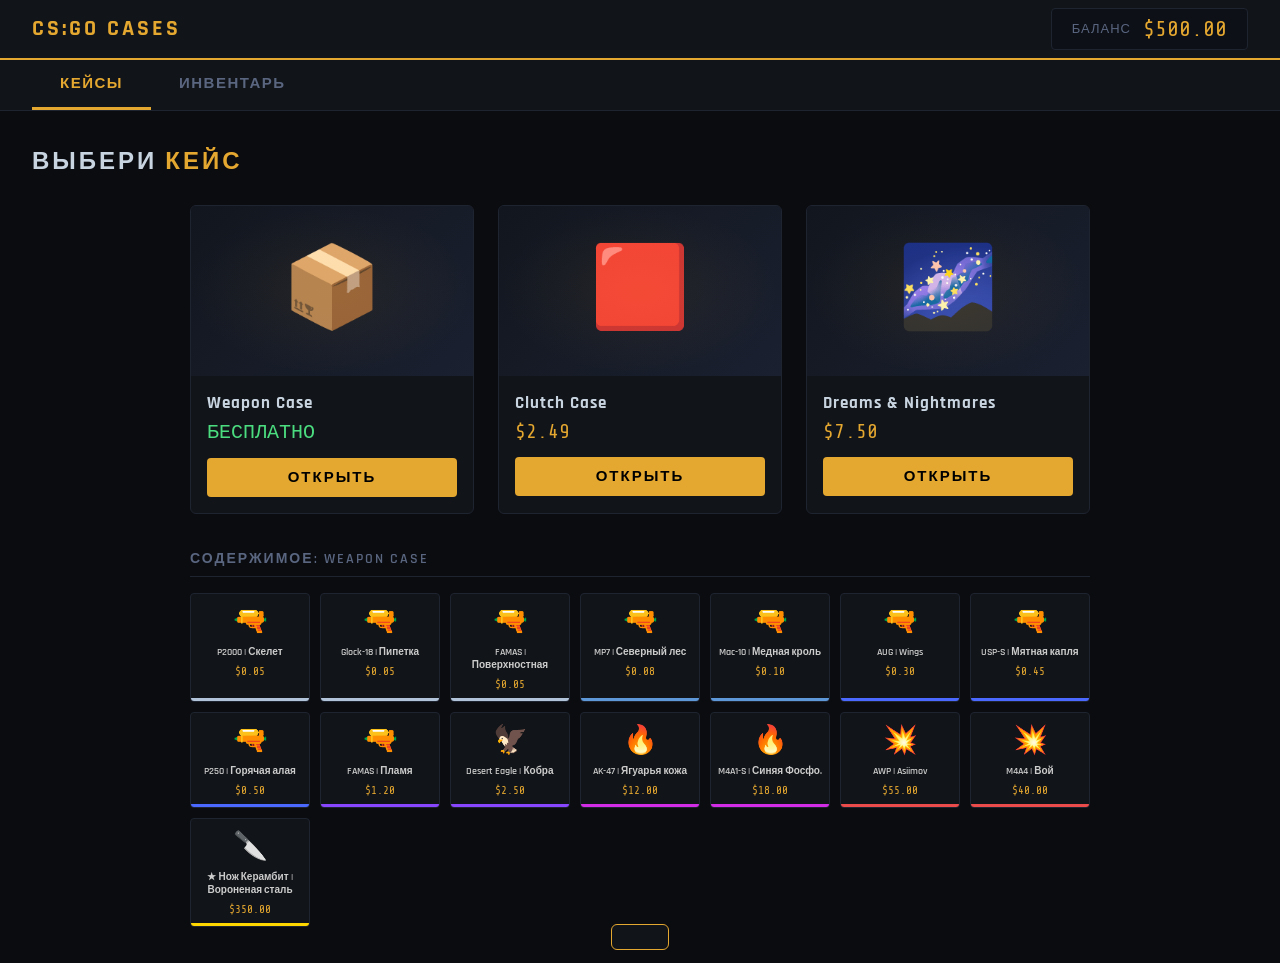
<file: individual/index.html>
<!DOCTYPE html>
<html lang="ru">
<head>
  <meta charset="UTF-8">
  <meta name="viewport" content="width=device-width, initial-scale=1.0">
  <title>CS:GO Case Opener</title>
  <link rel="stylesheet" href="style.css">
</head>
<body>

  <header>
    <div class="logo">CS:GO Cases</div>
    <div class="balance-block">
      <span class="balance-label">БАЛАНС</span>
      <span class="balance-val" id="balance-display">$500.00</span>
    </div>
  </header>

  <nav>
    <div class="tab active" data-tab="cases">Кейсы</div>
    <div class="tab" data-tab="inventory">Инвентарь</div>
  </nav>

  <div id="page-cases" class="page active">
    <p class="page-heading">Выбери <span>кейс</span></p>
    <div class="cases-grid" id="cases-grid"></div>
    <div class="contents-section">
      <p class="contents-title" id="contents-label">Содержимое кейса</p>
      <div class="contents-grid" id="contents-grid"></div>
    </div>
  </div>

  <div id="page-inventory" class="page">
    <div class="inv-header">
      <p class="page-heading" style="margin-bottom:0">Инвентарь <span id="inv-count">(0)</span></p>
      <div style="display:flex;gap:10px;align-items:center;">
        <span class="inv-total" id="inv-worth">Стоимость: $0.00</span>
        <button class="inv-sell-all" id="sell-all-btn">Продать всё</button>
      </div>
    </div>
    <div class="inv-grid" id="inv-grid"></div>
    <p class="empty-msg" id="inv-empty">Инвентарь пуст. Открой кейс!</p>
  </div>

  <div id="roulette-overlay">
    <div class="roulette-box">
      <div class="roulette-title" id="roulette-title">Открытие кейса</div>
      <div class="roulette-track-wrap">
        <div id="roulette-track"></div>
      </div>
      <div id="result-panel">
        <div class="result-skin-icon" id="res-icon"></div>
        <div class="result-name" id="res-name"></div>
        <div class="result-rarity-label" id="res-rarity"></div>
        <div class="result-price" id="res-price"></div>
        <div class="result-actions">
          <button class="btn-keep" id="btn-keep">🎒 Оставить</button>
          <button class="btn-sell" id="btn-sell">💵 Продать</button>
          <button class="btn-reopen" id="btn-reopen">🔄 Открыть еще</button>
        </div>
      </div>
    </div>
  </div>

  <div id="toast"></div>

  <script src="script.js"></script>
</body>
</html>
</file>
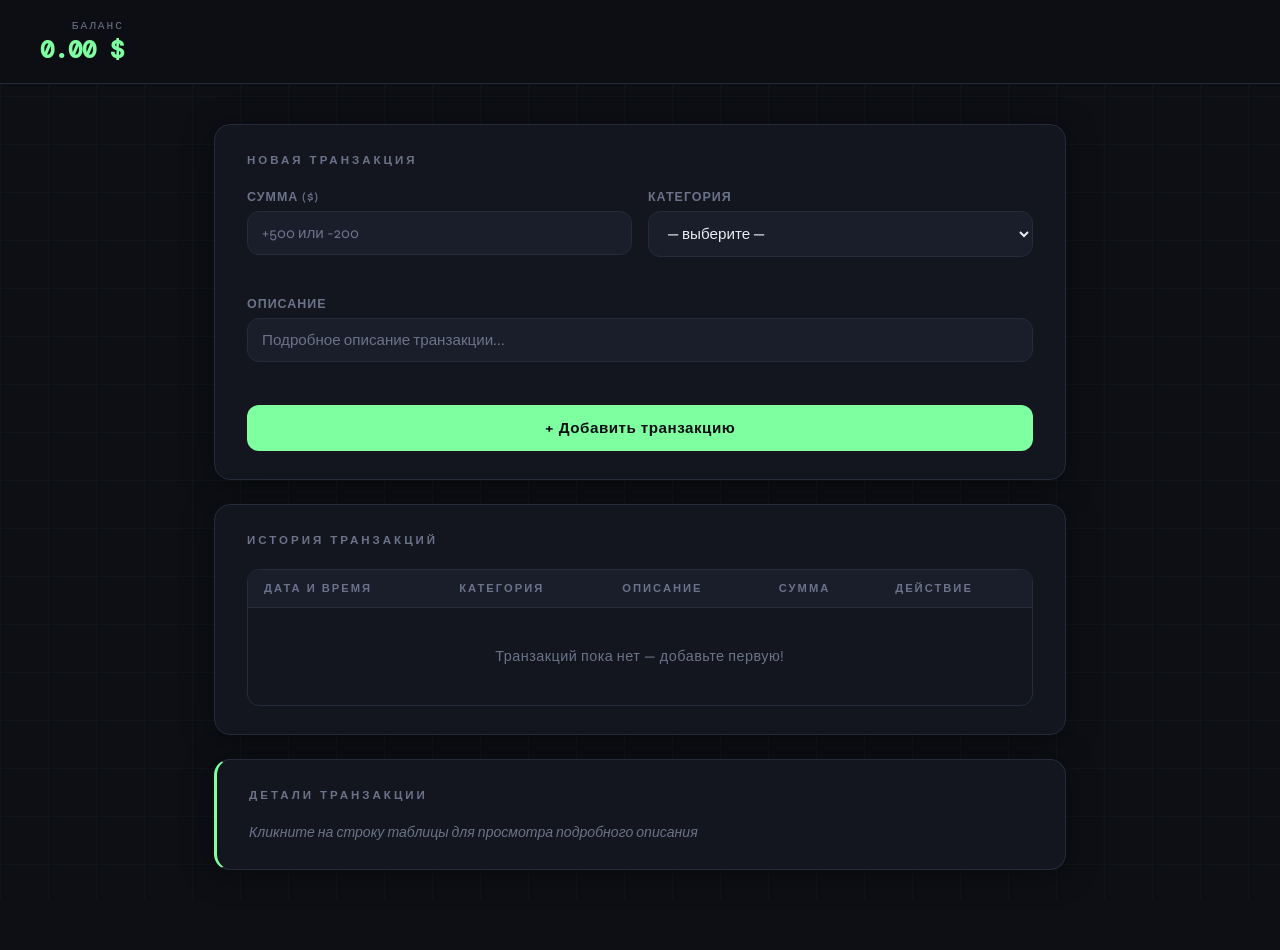
<file: lab5/index.html>
<!DOCTYPE html>
<html lang="ru">
<head>
  <meta charset="UTF-8" />
  <meta name="viewport" content="width=device-width, initial-scale=1.0" />
  <title>Учёт личных финансов</title>
  <link rel="preconnect" href="https://fonts.googleapis.com" />
  <link href="https://fonts.googleapis.com/css2?family=Syne:wght@400;600;700;800&family=DM+Mono:wght@400;500&display=swap" rel="stylesheet" />
  <link rel="stylesheet" href="style.css" />
</head>
<body>

  <div class="bg-grid"></div>

  <header class="header">
    <div class="header-balance">
      <span class="balance-label">Баланс</span>
      <span id="total-display" class="balance-amount">0.00 $</span>
    </div>
  </header>

  <main class="main">

    <!-- Форма добавления транзакции -->
    <section class="card form-card">
      <h2 class="card-title">Новая транзакция</h2>
      <form id="transaction-form" novalidate>
        <div class="form-row">
          <div class="form-group">
            <label for="amount">Сумма ($)</label>
            <input type="number" id="amount" placeholder="+500 или -200" step="0.01" />
            <span class="error-msg" id="amount-error"></span>
          </div>
          <div class="form-group">
            <label for="category">Категория</label>
            <select id="category">
              <option value="">— выберите —</option>
              <option value="Зарплата">💼 Зарплата</option>
              <option value="Еда">🍔 Еда</option>
              <option value="Транспорт">🚌 Транспорт</option>
              <option value="Развлечения">🎮 Развлечения</option>
              <option value="Здоровье">💊 Здоровье</option>
              <option value="Одежда">👗 Одежда</option>
              <option value="ЖКХ">🏠 ЖКХ</option>
              <option value="Прочее">📦 Прочее</option>
            </select>
            <span class="error-msg" id="category-error"></span>
          </div>
        </div>
        <div class="form-group">
          <label for="description">Описание</label>
          <input type="text" id="description" placeholder="Подробное описание транзакции..." />
          <span class="error-msg" id="description-error"></span>
        </div>
        <button type="submit" class="btn-add">+ Добавить транзакцию</button>
      </form>
    </section>

    <!-- Таблица транзакций -->
    <section class="card table-card">
      <h2 class="card-title">История транзакций</h2>
      <div class="table-wrapper">
        <table id="transactions-table">
          <thead>
            <tr>
              <th>Дата и Время</th>
              <th>Категория</th>
              <th>Описание</th>
              <th>Сумма</th>
              <th>Действие</th>
            </tr>
          </thead>
          <tbody id="transactions-body">
            <tr class="empty-row" id="empty-row">
              <td colspan="5">Транзакций пока нет — добавьте первую!</td>
            </tr>
          </tbody>
        </table>
      </div>
    </section>

    <!-- Подробное описание транзакции -->
    <section class="card detail-card" id="detail-card">
      <h2 class="card-title">Детали транзакции</h2>
      <div id="detail-content" class="detail-content">
        <p class="detail-placeholder">Кликните на строку таблицы для просмотра подробного описания</p>
      </div>
    </section>

  </main>

  <script type="module" src="src/index.js"></script>
</body>
</html>
</file>
<file: individual/style.css>
@import url('https://fonts.googleapis.com/css2?family=Rajdhani:wght@400;600;700&family=Share+Tech+Mono&display=swap');

:root {
  --bg: #0a0c10;
  --panel: #111418;
  --border: #1e2430;
  --gold: #e4a730;
  --gold2: #c8871a;
  --red: #e84343;
  --blue: #4b9fe6;
  --green: #4bdc7f;
  --text: #c8d4e0;
  --muted: #5a6680;
  --covert: #eb4b4b;
  --classified: #d32ce6;
  --restricted: #8847ff;
  --milspec: #4b69ff;
  --industrial: #5e98d9;
  --consumer: #b0c3d9;
  --gold-rare: #ffd700;
}

* { box-sizing: border-box; margin: 0; padding: 0; }

body {
  background: var(--bg);
  color: var(--text);
  font-family: 'Rajdhani', sans-serif;
  min-height: 100vh;
  overflow-x: hidden;
}

/* ---- HEADER ---- */
header {
  background: var(--panel);
  border-bottom: 2px solid var(--gold);
  display: flex;
  align-items: center;
  justify-content: space-between;
  padding: 0 32px;
  height: 60px;
}
.logo {
  font-size: 22px;
  font-weight: 700;
  letter-spacing: 3px;
  color: var(--gold);
  text-transform: uppercase;
}
.balance-block {
  display: flex;
  align-items: center;
  gap: 12px;
  background: #0d1017;
  border: 1px solid var(--border);
  padding: 8px 20px;
  border-radius: 4px;
}
.balance-label { color: var(--muted); font-size: 13px; letter-spacing: 1px; }
.balance-val {
  font-family: 'Share Tech Mono', monospace;
  font-size: 22px;
  color: var(--gold);
  transition: transform 0.15s;
}
.balance-val.bump { transform: scale(1.25); color: var(--green); }

/* ---- TABS ---- */
nav {
  display: flex;
  gap: 0;
  border-bottom: 1px solid var(--border);
  background: var(--panel);
  padding: 0 32px;
}
.tab {
  padding: 14px 28px;
  font-size: 15px;
  font-weight: 600;
  letter-spacing: 1.5px;
  text-transform: uppercase;
  cursor: pointer;
  color: var(--muted);
  border-bottom: 3px solid transparent;
  transition: color .2s, border-color .2s;
  user-select: none;
}
.tab.active { color: var(--gold); border-bottom-color: var(--gold); }
.tab:hover:not(.active) { color: var(--text); }

/* ---- PAGES ---- */
.page { display: none; padding: 36px 32px; }
.page.active { display: block; }

/* ---- CASES GRID ---- */
.cases-grid {
  display: grid;
  grid-template-columns: repeat(3, 1fr);
  gap: 24px;
  max-width: 900px;
  margin: 0 auto;
}
.case-card {
  background: var(--panel);
  border: 1px solid var(--border);
  border-radius: 6px;
  overflow: hidden;
  cursor: pointer;
  transition: transform .2s, border-color .2s, box-shadow .2s;
  position: relative;
}
.case-card:hover {
  transform: translateY(-6px);
  border-color: var(--gold);
  box-shadow: 0 8px 32px rgba(228,167,48,.18);
}
.case-badge {
  position: absolute;
  top: 10px; left: 10px;
  font-size: 11px; font-weight: 700;
  letter-spacing: 1px;
  padding: 3px 8px;
  border-radius: 3px;
  text-transform: uppercase;
}
.badge-free { background: var(--green); color: #000; }
.badge-mid  { background: var(--blue);  color: #fff; }
.badge-high { background: var(--gold);  color: #000; }

.case-img {
  width: 100%;
  height: 170px;
  display: flex;
  align-items: center;
  justify-content: center;
  font-size: 80px;
  background: linear-gradient(135deg, #12161e, #1a2030);
  position: relative;
  overflow: hidden;
}
.case-img::after {
  content: '';
  position: absolute;
  inset: 0;
  background: radial-gradient(ellipse at center, rgba(228,167,48,.07) 0%, transparent 70%);
}

.case-info { padding: 16px; }
.case-name { font-size: 17px; font-weight: 700; letter-spacing: 1px; margin-bottom: 6px; }
.case-price {
  font-family: 'Share Tech Mono', monospace;
  font-size: 20px;
  color: var(--gold);
}
.case-price.free { color: var(--green); }
.case-open-btn {
  display: block;
  width: 100%;
  margin-top: 14px;
  padding: 10px;
  background: var(--gold);
  color: #000;
  font-family: 'Rajdhani', sans-serif;
  font-size: 15px;
  font-weight: 700;
  letter-spacing: 2px;
  text-transform: uppercase;
  border: none;
  border-radius: 4px;
  cursor: pointer;
  transition: background .2s, transform .1s;
}
.case-open-btn:hover { background: var(--gold2); }
.case-open-btn:active { transform: scale(.97); }
.case-open-btn:disabled { background: var(--muted); cursor: not-allowed; }

/* ---- ROULETTE OVERLAY ---- */
#roulette-overlay {
  display: none;
  position: fixed;
  inset: 0;
  background: rgba(0,0,0,.85);
  z-index: 100;
  align-items: center;
  justify-content: center;
  flex-direction: column;
  gap: 24px;
}
#roulette-overlay.show { display: flex; }

.roulette-box {
  width: 720px;
  max-width: 96vw;
  background: var(--panel);
  border: 1px solid var(--border);
  border-radius: 8px;
  overflow: hidden;
  padding-bottom: 24px;
}
.roulette-title {
  text-align: center;
  font-size: 20px;
  font-weight: 700;
  letter-spacing: 3px;
  text-transform: uppercase;
  padding: 18px;
  border-bottom: 1px solid var(--border);
  color: var(--gold);
}

.roulette-track-wrap {
  position: relative;
  height: 130px;
  overflow: hidden;
  border-top: 1px solid var(--border);
  border-bottom: 1px solid var(--border);
  margin: 18px 0;
}
/* centre marker */
.roulette-track-wrap::before,
.roulette-track-wrap::after {
  content: '';
  position: absolute;
  top: 0; bottom: 0;
  width: 3px;
  background: var(--gold);
  left: 50%;
  transform: translateX(-50%);
  z-index: 10;
  box-shadow: 0 0 12px var(--gold);
}
/* fade edges */
.roulette-track-wrap::after {
  content: '';
  width: 100%; height: 100%;
  left: 0; top: 0;
  background: linear-gradient(to right, var(--panel) 0%, transparent 15%, transparent 85%, var(--panel) 100%);
  z-index: 9;
  box-shadow: none;
}

#roulette-track {
  display: flex;
  gap: 6px;
  padding: 10px 6px;
  will-change: transform;
}

.r-item {
  flex-shrink: 0;
  width: 110px;
  height: 110px;
  border-radius: 4px;
  border: 2px solid var(--border);
  display: flex;
  flex-direction: column;
  align-items: center;
  justify-content: center;
  gap: 6px;
  background: #12161e;
  font-size: 32px;
  position: relative;
  overflow: hidden;
}
.r-item .r-label {
  font-size: 10px;
  font-weight: 600;
  letter-spacing: .5px;
  text-align: center;
  color: #fff;
  padding: 0 4px;
  line-height: 1.2;
}
.r-item::after {
  content: '';
  position: absolute;
  bottom: 0; left: 0; right: 0;
  height: 4px;
}
/* rarity colors */
.rarity-consumer   { border-color: var(--consumer);    } .rarity-consumer::after   { background: var(--consumer);    }
.rarity-industrial { border-color: var(--industrial);  } .rarity-industrial::after { background: var(--industrial);  }
.rarity-milspec    { border-color: var(--milspec);     } .rarity-milspec::after    { background: var(--milspec);     }
.rarity-restricted { border-color: var(--restricted);  } .rarity-restricted::after { background: var(--restricted);  }
.rarity-classified { border-color: var(--classified);  } .rarity-classified::after { background: var(--classified);  }
.rarity-covert     { border-color: var(--covert);      } .rarity-covert::after     { background: var(--covert);      }
.rarity-gold       { border-color: var(--gold-rare);   } .rarity-gold::after       { background: var(--gold-rare);   }

/* ---- RESULT PANEL ---- */
#result-panel {
  display: none;
  flex-direction: column;
  align-items: center;
  gap: 14px;
  padding: 0 24px;
}
#result-panel.show { display: flex; }
.result-skin-icon { font-size: 72px; filter: drop-shadow(0 0 18px rgba(255,255,255,.3)); }
.result-name {
  font-size: 22px;
  font-weight: 700;
  letter-spacing: 1px;
  text-align: center;
}
.result-price {
  font-family: 'Share Tech Mono', monospace;
  font-size: 18px;
  color: var(--gold);
}
.result-rarity-label {
  font-size: 13px;
  font-weight: 600;
  letter-spacing: 2px;
  text-transform: uppercase;
  padding: 4px 14px;
  border-radius: 3px;
}
.result-actions { display: flex; gap: 14px; margin-top: 6px; }
.btn-keep {
  padding: 12px 30px;
  background: transparent;
  border: 2px solid var(--blue);
  color: var(--blue);
  font-family: 'Rajdhani', sans-serif;
  font-size: 15px;
  font-weight: 700;
  letter-spacing: 2px;
  text-transform: uppercase;
  border-radius: 4px;
  cursor: pointer;
  transition: background .2s, color .2s;
}
.btn-keep:hover { background: var(--blue); color: #fff; }
.btn-sell {
  padding: 12px 30px;
  background: var(--green);
  border: 2px solid var(--green);
  color: #000;
  font-family: 'Rajdhani', sans-serif;
  font-size: 15px;
  font-weight: 700;
  letter-spacing: 2px;
  text-transform: uppercase;
  border-radius: 4px;
  cursor: pointer;
  transition: background .2s;
}
.btn-sell:hover { background: #36c468; border-color: #36c468; }

.btn-reopen {
  padding: 12px 30px;
  background: transparent;
  border: 2px solid var(--gold);
  color: var(--gold);
  font-family: 'Rajdhani', sans-serif;
  font-size: 15px;
  font-weight: 700;
  letter-spacing: 2px;
  text-transform: uppercase;
  border-radius: 4px;
  cursor: pointer;
  transition: background .2s, color .2s;
}
.btn-reopen:hover { background: var(--gold); color: #000; }

/* ---- INVENTORY ---- */
.inv-grid {
  display: grid;
  grid-template-columns: repeat(auto-fill, minmax(130px, 1fr));
  gap: 14px;
}
.inv-item {
  background: var(--panel);
  border: 1px solid var(--border);
  border-radius: 6px;
  padding: 14px 10px 10px;
  display: flex;
  flex-direction: column;
  align-items: center;
  gap: 8px;
  position: relative;
  cursor: pointer;
  transition: border-color .2s, transform .2s;
}
.inv-item:hover { border-color: var(--gold); transform: translateY(-3px); }
.inv-icon { font-size: 42px; }
.inv-name { font-size: 12px; font-weight: 600; letter-spacing: .5px; text-align: center; line-height: 1.3; }
.inv-price { font-family: 'Share Tech Mono', monospace; font-size: 13px; color: var(--gold); }
.inv-sell-btn {
  width: 100%;
  padding: 6px 0;
  background: transparent;
  border: 1px solid var(--green);
  color: var(--green);
  font-family: 'Rajdhani', sans-serif;
  font-size: 12px;
  font-weight: 700;
  letter-spacing: 1px;
  border-radius: 3px;
  cursor: pointer;
  transition: background .15s, color .15s;
}
.inv-sell-btn:hover { background: var(--green); color: #000; }

.empty-msg {
  color: var(--muted);
  font-size: 16px;
  letter-spacing: 1px;
  text-align: center;
  margin-top: 60px;
}

.inv-header {
  display: flex;
  align-items: center;
  justify-content: space-between;
  margin-bottom: 24px;
}
.inv-total {
  font-family: 'Share Tech Mono', monospace;
  font-size: 15px;
  color: var(--muted);
}
.inv-sell-all {
  padding: 9px 20px;
  background: transparent;
  border: 1px solid var(--gold);
  color: var(--gold);
  font-family: 'Rajdhani', sans-serif;
  font-size: 14px;
  font-weight: 700;
  letter-spacing: 1.5px;
  text-transform: uppercase;
  border-radius: 4px;
  cursor: pointer;
  transition: background .2s, color .2s;
}
.inv-sell-all:hover { background: var(--gold); color: #000; }

/* ---- CASE CONTENTS PANEL ---- */
.contents-section {
  max-width: 900px;
  margin: 36px auto 0;
}
.contents-title {
  font-size: 14px;
  font-weight: 600;
  letter-spacing: 2px;
  text-transform: uppercase;
  color: var(--muted);
  margin-bottom: 16px;
  border-bottom: 1px solid var(--border);
  padding-bottom: 8px;
}
.contents-grid {
  display: grid;
  grid-template-columns: repeat(auto-fill, minmax(110px, 1fr));
  gap: 10px;
}
.content-item {
  background: var(--panel);
  border-radius: 4px;
  border: 1px solid var(--border);
  padding: 10px 6px;
  display: flex;
  flex-direction: column;
  align-items: center;
  gap: 6px;
  font-size: 28px;
  position: relative;
  overflow: hidden;
}
.content-item::after {
  content: '';
  position: absolute;
  bottom: 0; left: 0; right: 0;
  height: 3px;
}
.content-item .ci-name { font-size: 10px; font-weight: 600; text-align: center; line-height: 1.3; color: #ccc; }
.content-item .ci-price { font-family: 'Share Tech Mono', monospace; font-size: 11px; color: var(--gold); }

/* toast */
#toast {
  position: fixed;
  bottom: 30px; left: 50%;
  transform: translateX(-50%) translateY(80px);
  background: var(--panel);
  border: 1px solid var(--gold);
  padding: 12px 28px;
  border-radius: 6px;
  font-size: 15px;
  font-weight: 600;
  letter-spacing: 1px;
  color: var(--gold);
  z-index: 999;
  transition: transform .35s cubic-bezier(.34,1.56,.64,1);
  pointer-events: none;
}
#toast.show { transform: translateX(-50%) translateY(0); }

/* glitter on win */
@keyframes shimmer { 0%,100%{opacity:0;} 50%{opacity:1;} }
.shimmer-particle {
  position: fixed;
  width: 6px; height: 6px;
  border-radius: 50%;
  pointer-events: none;
  animation: shimmer .8s ease forwards;
  z-index: 200;
}

/* roulette spin animation */
@keyframes flashResult {
  0%   { box-shadow: 0 0 0 0 rgba(228,167,48,0); }
  30%  { box-shadow: 0 0 28px 8px rgba(228,167,48,.7); }
  100% { box-shadow: 0 0 0 0 rgba(228,167,48,0); }
}
.r-item.winner { animation: flashResult .8s .2s forwards; }

/* section headings */
.page-heading {
  font-size: 24px;
  font-weight: 700;
  letter-spacing: 3px;
  text-transform: uppercase;
  margin-bottom: 28px;
  color: var(--text);
}
.page-heading span { color: var(--gold); }

.big-congrats-overlay{
  position: fixed;
  inset: 0;
  z-index: 99999;
  display: flex;
  align-items: center;
  justify-content: center;
  text-align: center;
  padding: 24px;
  font-weight: 900;
  letter-spacing: 0.06em;
  text-transform: uppercase;
  font-size: clamp(22px, 4vw, 64px);
  color: #ffd700;
  background: rgba(0,0,0,0.80);
  text-shadow: 0 10px 40px rgba(0,0,0,0.8);
  backdrop-filter: blur(4px);
  animation: bigCongratsIn 220ms ease-out;
}

.big-congrats-overlay.hide{
  opacity: 0;
  transform: scale(0.98);
  transition: opacity 400ms ease, transform 400ms ease;
}

@keyframes bigCongratsIn{
  from{ opacity: 0; transform: scale(0.96); }
  to{ opacity: 1; transform: scale(1); }
}
</file>
<file: lab5/style.css>
/* =============================
   VARIABLES & RESET
   ============================= */
:root {
  --bg: #0d0f14;
  --surface: #13161e;
  --surface2: #1a1e2a;
  --border: #252b3b;
  --text: #e8eaf0;
  --text-muted: #6b738a;
  --accent: #7effa0;
  --accent2: #ff6b8a;
  --positive: #7effa0;
  --negative: #ff6b8a;
  --positive-bg: rgba(126, 255, 160, 0.07);
  --negative-bg: rgba(255, 107, 138, 0.07);
  --font-main: 'Syne', sans-serif;
  --font-mono: 'DM Mono', monospace;
  --radius: 12px;
  --shadow: 0 4px 32px rgba(0,0,0,0.4);
}

*, *::before, *::after { box-sizing: border-box; margin: 0; padding: 0; }

body {
  font-family: var(--font-main);
  background: var(--bg);
  color: var(--text);
  min-height: 100vh;
  overflow-x: hidden;
  position: relative;
}

/* =============================
   BACKGROUND GRID
   ============================= */
.bg-grid {
  position: fixed;
  inset: 0;
  background-image:
    linear-gradient(rgba(126,255,160,0.03) 1px, transparent 1px),
    linear-gradient(90deg, rgba(126,255,160,0.03) 1px, transparent 1px);
  background-size: 48px 48px;
  pointer-events: none;
  z-index: 0;
}

/* =============================
   HEADER
   ============================= */
.header {
  position: sticky;
  top: 0;
  z-index: 100;
  display: flex;
  align-items: center;
  justify-content: space-between;
  padding: 18px 40px;
  background: rgba(13, 15, 20, 0.85);
  backdrop-filter: blur(16px);
  border-bottom: 1px solid var(--border);
}

.logo {
  font-size: 1.5rem;
  font-weight: 800;
  letter-spacing: -1px;
  color: var(--text);
}
.logo-dot { color: var(--accent); }

.header-balance {
  display: flex;
  flex-direction: column;
  align-items: flex-end;
  gap: 2px;
}
.balance-label {
  font-size: 0.7rem;
  text-transform: uppercase;
  letter-spacing: 2px;
  color: var(--text-muted);
  font-family: var(--font-mono);
}
.balance-amount {
  font-size: 1.5rem;
  font-weight: 700;
  font-family: var(--font-mono);
  color: var(--accent);
  transition: color 0.3s, transform 0.2s;
}
.balance-amount.negative { color: var(--accent2); }

/* =============================
   MAIN LAYOUT
   ============================= */
.main {
  position: relative;
  z-index: 1;
  max-width: 900px;
  margin: 0 auto;
  padding: 40px 24px 80px;
  display: flex;
  flex-direction: column;
  gap: 24px;
}

/* =============================
   CARDS
   ============================= */
.card {
  background: var(--surface);
  border: 1px solid var(--border);
  border-radius: 16px;
  padding: 28px 32px;
  box-shadow: var(--shadow);
  animation: fadeUp 0.4s ease both;
}

@keyframes fadeUp {
  from { opacity: 0; transform: translateY(16px); }
  to   { opacity: 1; transform: translateY(0); }
}

.card-title {
  font-size: 0.72rem;
  text-transform: uppercase;
  letter-spacing: 3px;
  color: var(--text-muted);
  margin-bottom: 22px;
  font-weight: 600;
}

/* =============================
   FORM
   ============================= */
.form-row {
  display: grid;
  grid-template-columns: 1fr 1fr;
  gap: 16px;
}

.form-group {
  display: flex;
  flex-direction: column;
  gap: 7px;
  margin-bottom: 16px;
}

label {
  font-size: 0.78rem;
  color: var(--text-muted);
  font-weight: 600;
  text-transform: uppercase;
  letter-spacing: 1px;
}

input, select {
  background: var(--surface2);
  border: 1px solid var(--border);
  border-radius: var(--radius);
  padding: 12px 14px;
  color: var(--text);
  font-family: var(--font-main);
  font-size: 0.95rem;
  outline: none;
  transition: border-color 0.2s, box-shadow 0.2s;
  width: 100%;
}

input::placeholder { color: var(--text-muted); }

input:focus, select:focus {
  border-color: var(--accent);
  box-shadow: 0 0 0 3px rgba(126,255,160,0.12);
}

select option { background: var(--surface2); }

.error-msg {
  font-size: 0.75rem;
  color: var(--accent2);
  font-family: var(--font-mono);
  min-height: 16px;
  display: block;
}

.btn-add {
  width: 100%;
  padding: 14px;
  background: var(--accent);
  color: #0d0f14;
  border: none;
  border-radius: var(--radius);
  font-family: var(--font-main);
  font-size: 0.95rem;
  font-weight: 700;
  cursor: pointer;
  letter-spacing: 0.5px;
  transition: transform 0.15s, box-shadow 0.15s, background 0.15s;
  margin-top: 4px;
}

.btn-add:hover {
  background: #a8ffbf;
  box-shadow: 0 4px 24px rgba(126,255,160,0.3);
  transform: translateY(-2px);
}
.btn-add:active { transform: translateY(0); }

/* =============================
   TABLE
   ============================= */
.table-wrapper {
  overflow-x: auto;
  border-radius: var(--radius);
  border: 1px solid var(--border);
}

table {
  width: 100%;
  border-collapse: collapse;
  font-size: 0.9rem;
}

thead tr {
  background: var(--surface2);
}

th {
  padding: 12px 16px;
  text-align: left;
  font-size: 0.7rem;
  text-transform: uppercase;
  letter-spacing: 2px;
  color: var(--text-muted);
  font-weight: 600;
  border-bottom: 1px solid var(--border);
  white-space: nowrap;
}

td {
  padding: 13px 16px;
  border-bottom: 1px solid rgba(37, 43, 59, 0.6);
  font-family: var(--font-mono);
  font-size: 0.85rem;
  vertical-align: middle;
}

tbody tr:last-child td { border-bottom: none; }

/* Row colors */
tbody tr.positive {
  background: var(--positive-bg);
}
tbody tr.negative {
  background: var(--negative-bg);
}

tbody tr.positive:hover { background: rgba(126, 255, 160, 0.13); }
tbody tr.negative:hover { background: rgba(255, 107, 138, 0.13); }

tbody tr {
  cursor: pointer;
  transition: background 0.15s;
}

/* Amount column */
td.amount-positive {
  color: var(--positive);
  font-weight: 600;
}
td.amount-negative {
  color: var(--negative);
  font-weight: 600;
}

/* Date column */
td.date-cell {
  color: var(--text-muted);
  white-space: nowrap;
}

/* Empty state */
.empty-row td {
  text-align: center;
  color: var(--text-muted);
  padding: 40px;
  font-family: var(--font-main);
  font-size: 0.9rem;
  letter-spacing: 0.5px;
}

/* Delete button */
.btn-delete {
  background: transparent;
  border: 1px solid var(--accent2);
  border-radius: 6px;
  color: var(--accent2);
  padding: 5px 12px;
  font-family: var(--font-mono);
  font-size: 0.75rem;
  cursor: pointer;
  transition: background 0.15s, color 0.15s;
}
.btn-delete:hover {
  background: var(--accent2);
  color: #0d0f14;
}

/* =============================
   DETAIL CARD
   ============================= */
.detail-card {
  border-left: 3px solid var(--accent);
}

.detail-placeholder {
  color: var(--text-muted);
  font-size: 0.88rem;
  font-style: italic;
}

.detail-content {
  display: flex;
  flex-direction: column;
  gap: 10px;
}

.detail-row {
  display: flex;
  gap: 12px;
  align-items: baseline;
}

.detail-key {
  font-size: 0.7rem;
  text-transform: uppercase;
  letter-spacing: 1.5px;
  color: var(--text-muted);
  font-weight: 600;
  min-width: 110px;
  flex-shrink: 0;
}

.detail-val {
  font-family: var(--font-mono);
  font-size: 0.88rem;
  color: var(--text);
}

.detail-val.green { color: var(--positive); font-weight: 600; }
.detail-val.red   { color: var(--negative); font-weight: 600; }

/* =============================
   RESPONSIVE
   ============================= */
@media (max-width: 600px) {
  .header { padding: 14px 18px; }
  .main { padding: 20px 12px 60px; }
  .card { padding: 20px 16px; }
  .form-row { grid-template-columns: 1fr; }
}
</file>
